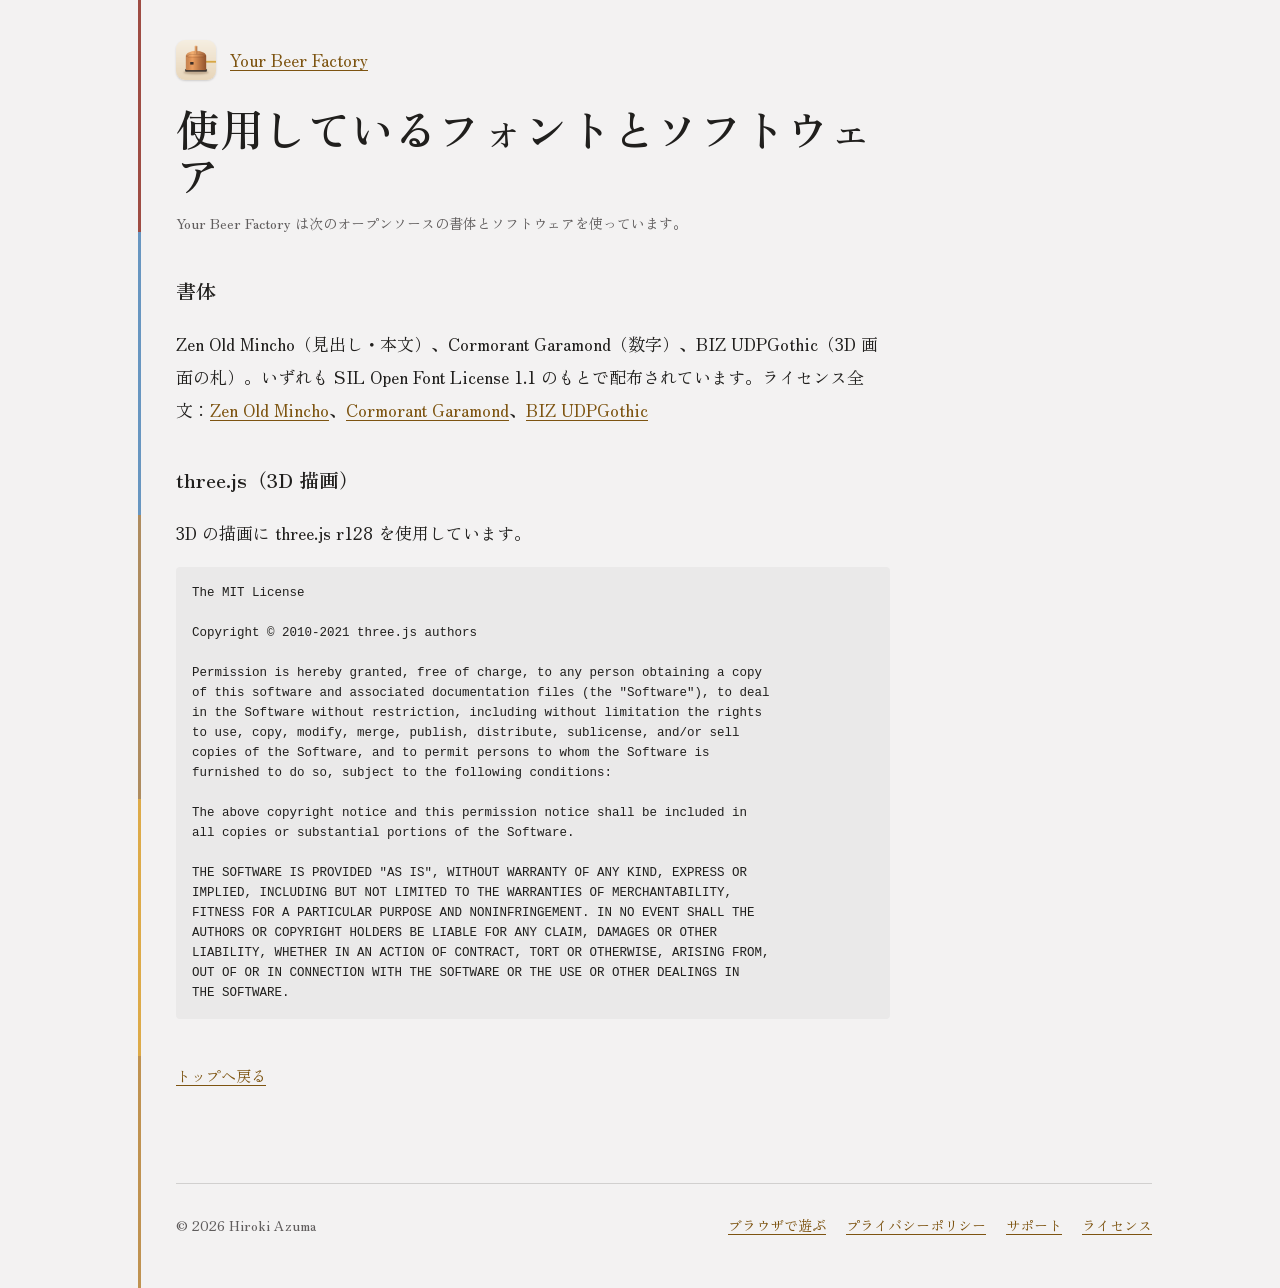
<file: licenses.html>
<!doctype html><html lang="ja"><head><meta charset="utf-8"><meta name="viewport" content="width=device-width, initial-scale=1, viewport-fit=cover">
<title>使用しているフォントとソフトウェア — Your Beer Factory</title><link rel="icon" href="img/icon.png"><link rel="apple-touch-icon" href="img/apple-touch-icon.png">
<link href="https://fonts.googleapis.com/css2?family=Zen+Old+Mincho:wght@400;600&family=Cormorant+Garamond:wght@600&family=BIZ+UDPGothic:wght@700&display=swap" rel="stylesheet">
<link rel="stylesheet" href="style.css"></head><body><div class="wrap"><main class="doc">
<div class="brand" style="margin-bottom:26px"><img src="[data-uri]" alt="" width="40" height="40" style="width:40px;height:40px;border-radius:9px"><a href="index.html">Your Beer Factory</a></div>
<h1>使用しているフォントとソフトウェア</h1><p class="meta">Your Beer Factory は次のオープンソースの書体とソフトウェアを使っています。</p>
<h2>書体</h2><p>Zen Old Mincho（見出し・本文）、Cormorant Garamond（数字）、BIZ UDPGothic（3D 画面の札）。いずれも SIL Open Font License 1.1 のもとで配布されています。ライセンス全文：<a href="fonts/OFL-ZenOldMincho.txt">Zen Old Mincho</a>、<a href="fonts/OFL-CormorantGaramond.txt">Cormorant Garamond</a>、<a href="fonts/OFL-BIZUDPGothic.txt">BIZ UDPGothic</a></p>
<h2>three.js（3D 描画）</h2><p>3D の描画に three.js r128 を使用しています。</p><pre>The MIT License

Copyright © 2010-2021 three.js authors

Permission is hereby granted, free of charge, to any person obtaining a copy
of this software and associated documentation files (the "Software"), to deal
in the Software without restriction, including without limitation the rights
to use, copy, modify, merge, publish, distribute, sublicense, and/or sell
copies of the Software, and to permit persons to whom the Software is
furnished to do so, subject to the following conditions:

The above copyright notice and this permission notice shall be included in
all copies or substantial portions of the Software.

THE SOFTWARE IS PROVIDED "AS IS", WITHOUT WARRANTY OF ANY KIND, EXPRESS OR
IMPLIED, INCLUDING BUT NOT LIMITED TO THE WARRANTIES OF MERCHANTABILITY,
FITNESS FOR A PARTICULAR PURPOSE AND NONINFRINGEMENT. IN NO EVENT SHALL THE
AUTHORS OR COPYRIGHT HOLDERS BE LIABLE FOR ANY CLAIM, DAMAGES OR OTHER
LIABILITY, WHETHER IN AN ACTION OF CONTRACT, TORT OR OTHERWISE, ARISING FROM,
OUT OF OR IN CONNECTION WITH THE SOFTWARE OR THE USE OR OTHER DEALINGS IN
THE SOFTWARE.</pre>
<a class="back" href="index.html">トップへ戻る</a></main>
<footer><span>© 2026 Hiroki Azuma</span><nav><a href="game.html">ブラウザで遊ぶ</a><a href="privacy.html">プライバシーポリシー</a><a href="support.html">サポート</a><a href="licenses.html">ライセンス</a></nav></footer>
</div></body></html>
</file>
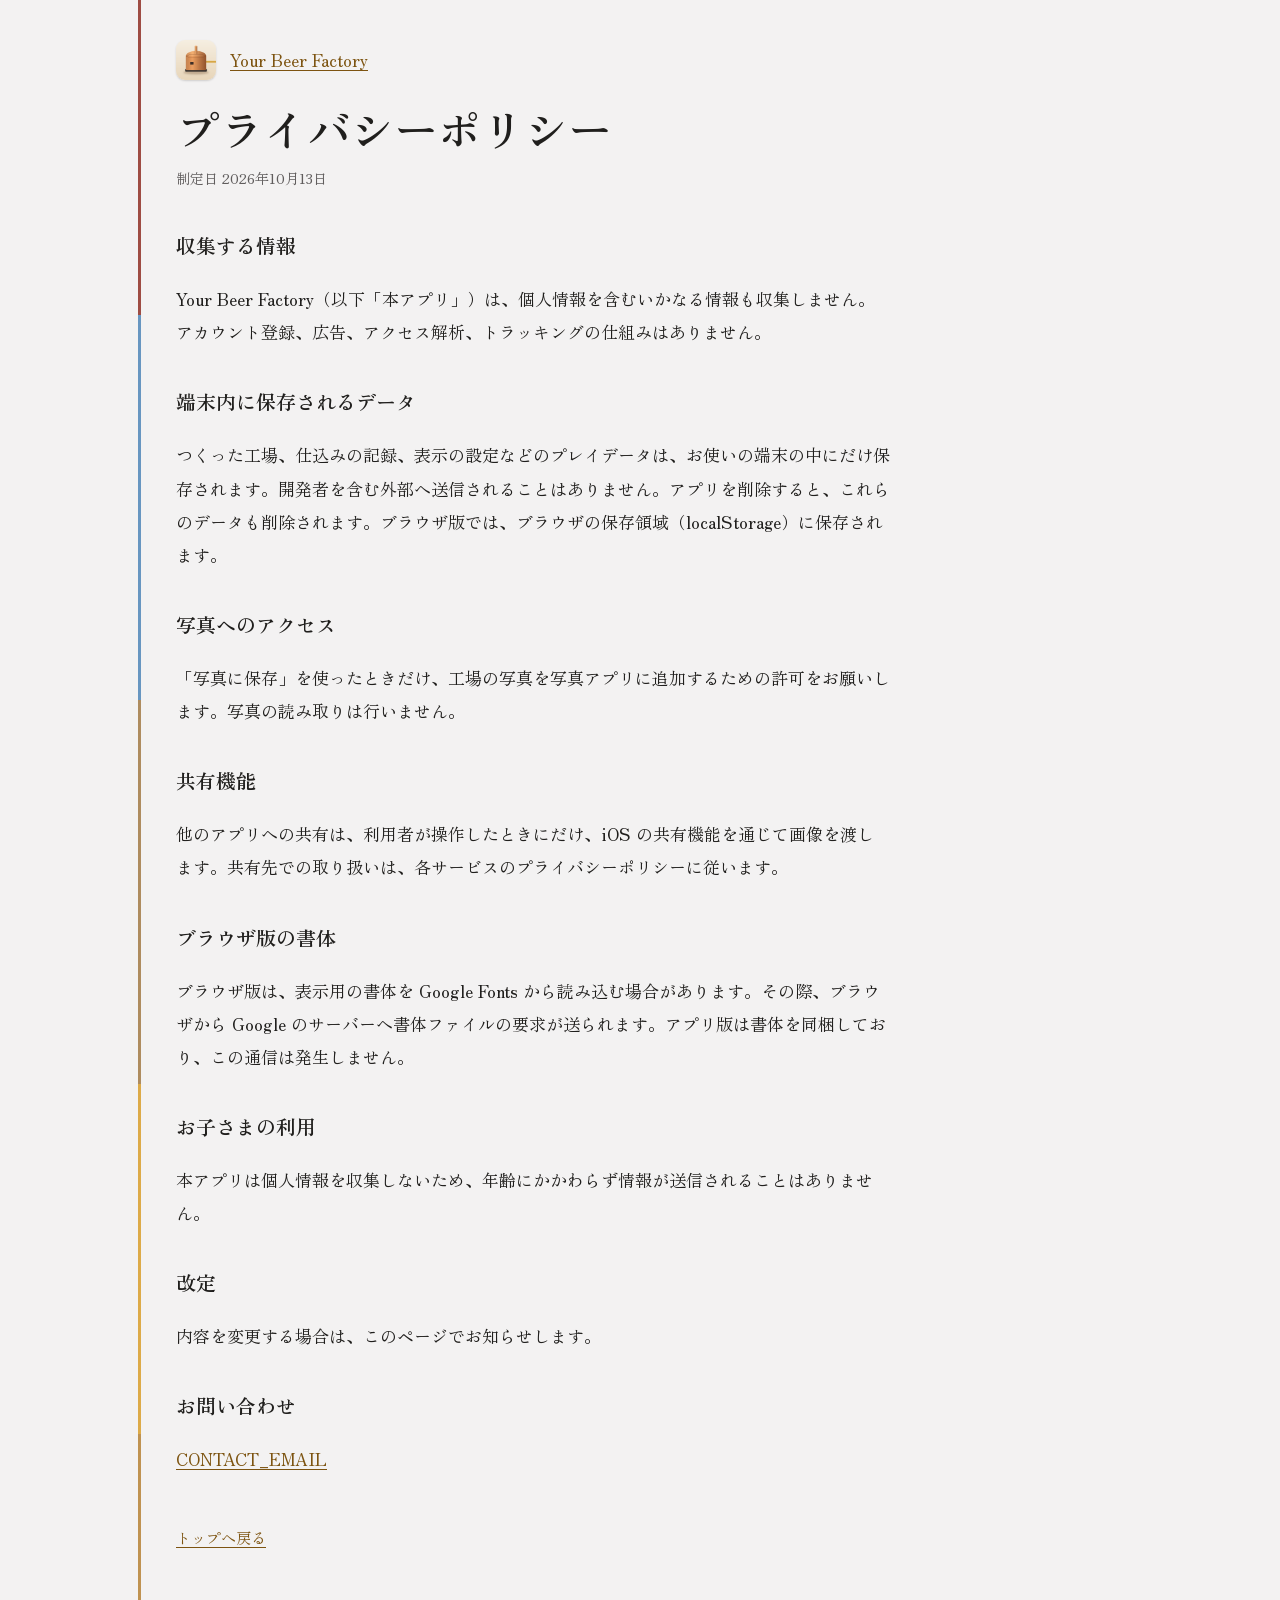
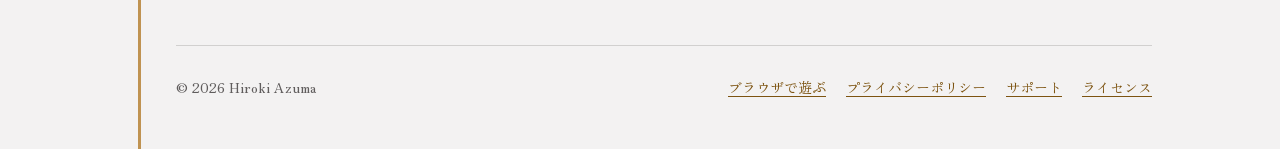
<file: privacy.html>
<!doctype html><html lang="ja"><head><meta charset="utf-8"><meta name="viewport" content="width=device-width, initial-scale=1, viewport-fit=cover">
<title>プライバシーポリシー — Your Beer Factory</title><link rel="icon" href="img/icon.png"><link rel="apple-touch-icon" href="img/apple-touch-icon.png">
<link href="https://fonts.googleapis.com/css2?family=Zen+Old+Mincho:wght@400;600&family=Cormorant+Garamond:wght@600&family=BIZ+UDPGothic:wght@700&display=swap" rel="stylesheet">
<link rel="stylesheet" href="style.css"></head><body><div class="wrap"><main class="doc">
<div class="brand" style="margin-bottom:26px"><img src="[data-uri]" alt="" width="40" height="40" style="width:40px;height:40px;border-radius:9px"><a href="index.html">Your Beer Factory</a></div>
<h1>プライバシーポリシー</h1><p class="meta">制定日 2026年10月13日</p>
<h2>収集する情報</h2><p>Your Beer Factory（以下「本アプリ」）は、個人情報を含むいかなる情報も収集しません。アカウント登録、広告、アクセス解析、トラッキングの仕組みはありません。</p>
<h2>端末内に保存されるデータ</h2><p>つくった工場、仕込みの記録、表示の設定などのプレイデータは、お使いの端末の中にだけ保存されます。開発者を含む外部へ送信されることはありません。アプリを削除すると、これらのデータも削除されます。ブラウザ版では、ブラウザの保存領域（localStorage）に保存されます。</p>
<h2>写真へのアクセス</h2><p>「写真に保存」を使ったときだけ、工場の写真を写真アプリに追加するための許可をお願いします。写真の読み取りは行いません。</p>
<h2>共有機能</h2><p>他のアプリへの共有は、利用者が操作したときにだけ、iOS の共有機能を通じて画像を渡します。共有先での取り扱いは、各サービスのプライバシーポリシーに従います。</p>
<h2>ブラウザ版の書体</h2><p>ブラウザ版は、表示用の書体を Google Fonts から読み込む場合があります。その際、ブラウザから Google のサーバーへ書体ファイルの要求が送られます。アプリ版は書体を同梱しており、この通信は発生しません。</p>
<h2>お子さまの利用</h2><p>本アプリは個人情報を収集しないため、年齢にかかわらず情報が送信されることはありません。</p>
<h2>改定</h2><p>内容を変更する場合は、このページでお知らせします。</p>
<h2>お問い合わせ</h2><p><a href="mailto:CONTACT_EMAIL">CONTACT_EMAIL</a></p>
<a class="back" href="index.html">トップへ戻る</a></main>
<footer><span>© 2026 Hiroki Azuma</span><nav><a href="game.html">ブラウザで遊ぶ</a><a href="privacy.html">プライバシーポリシー</a><a href="support.html">サポート</a><a href="licenses.html">ライセンス</a></nav></footer>
</div></body></html>
</file>
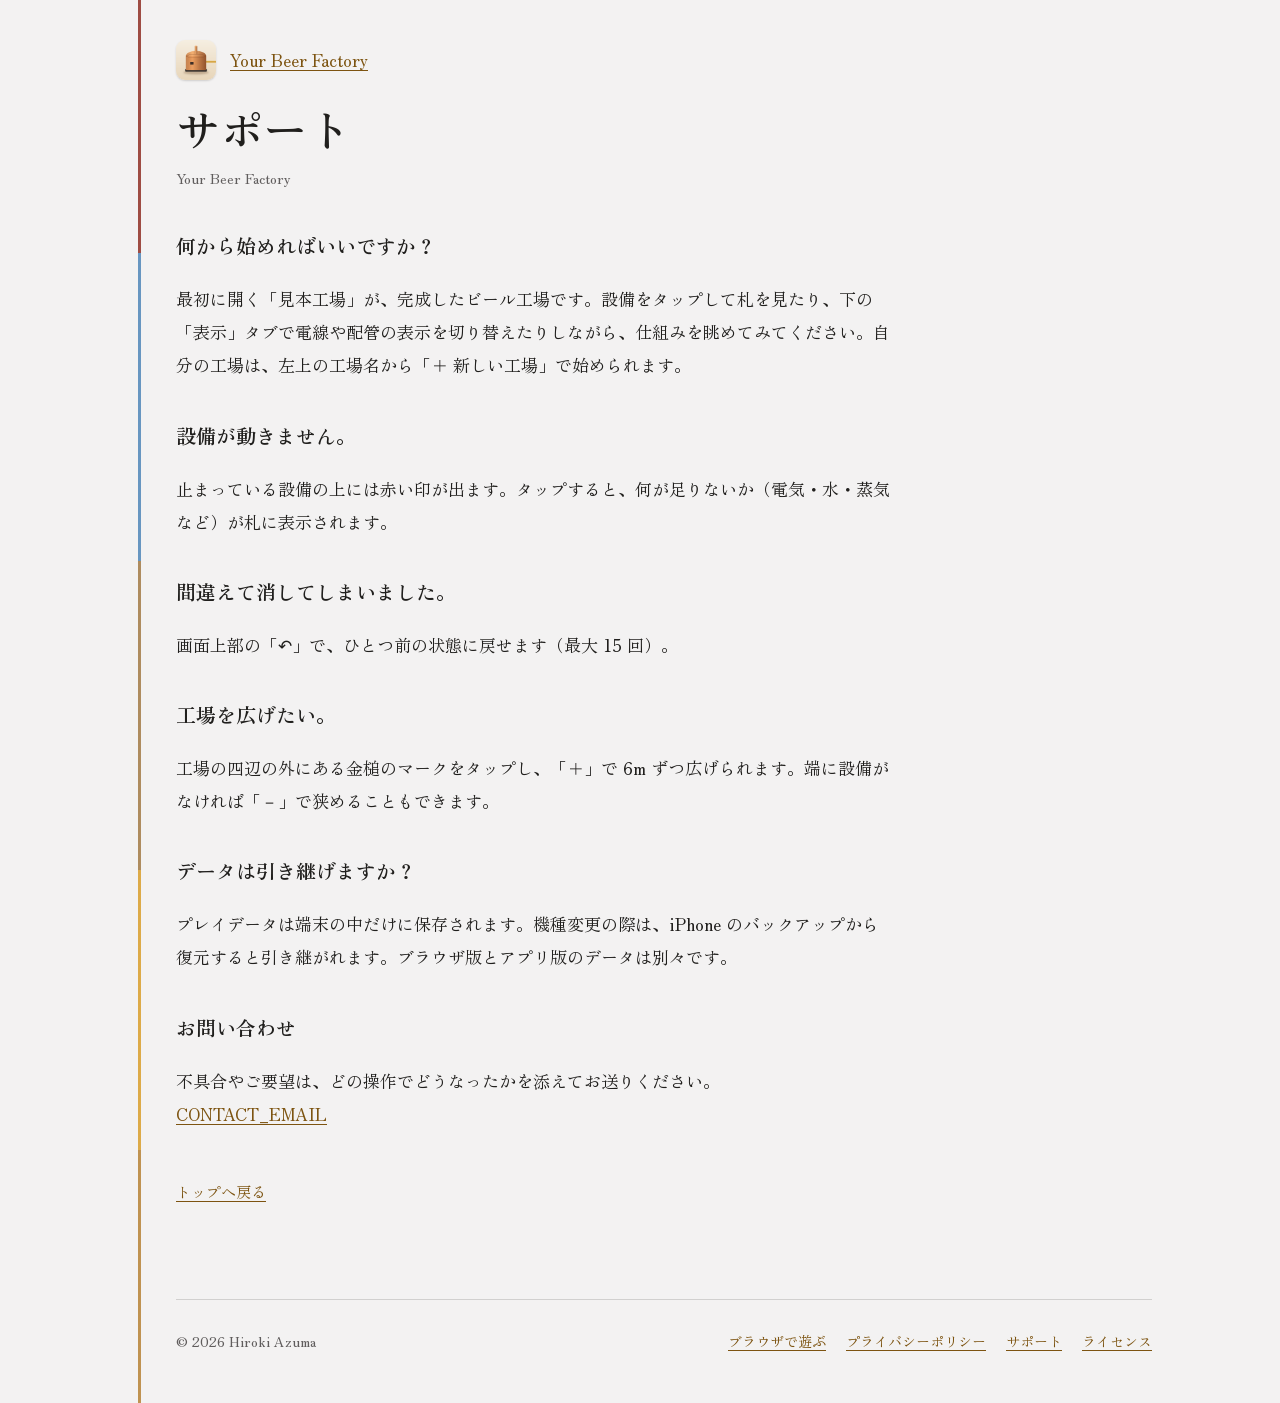
<file: support.html>
<!doctype html><html lang="ja"><head><meta charset="utf-8"><meta name="viewport" content="width=device-width, initial-scale=1, viewport-fit=cover">
<title>サポート — Your Beer Factory</title><link rel="icon" href="img/icon.png"><link rel="apple-touch-icon" href="img/apple-touch-icon.png">
<link href="https://fonts.googleapis.com/css2?family=Zen+Old+Mincho:wght@400;600&family=Cormorant+Garamond:wght@600&family=BIZ+UDPGothic:wght@700&display=swap" rel="stylesheet">
<link rel="stylesheet" href="style.css"></head><body><div class="wrap"><main class="doc">
<div class="brand" style="margin-bottom:26px"><img src="[data-uri]" alt="" width="40" height="40" style="width:40px;height:40px;border-radius:9px"><a href="index.html">Your Beer Factory</a></div>
<h1>サポート</h1><p class="meta">Your Beer Factory</p>
<h2>何から始めればいいですか？</h2><p>最初に開く「見本工場」が、完成したビール工場です。設備をタップして札を見たり、下の「表示」タブで電線や配管の表示を切り替えたりしながら、仕組みを眺めてみてください。自分の工場は、左上の工場名から「＋ 新しい工場」で始められます。</p>
<h2>設備が動きません。</h2><p>止まっている設備の上には赤い印が出ます。タップすると、何が足りないか（電気・水・蒸気など）が札に表示されます。</p>
<h2>間違えて消してしまいました。</h2><p>画面上部の「↶」で、ひとつ前の状態に戻せます（最大 15 回）。</p>
<h2>工場を広げたい。</h2><p>工場の四辺の外にある金槌のマークをタップし、「＋」で 6m ずつ広げられます。端に設備がなければ「－」で狭めることもできます。</p>
<h2>データは引き継げますか？</h2><p>プレイデータは端末の中だけに保存されます。機種変更の際は、iPhone のバックアップから復元すると引き継がれます。ブラウザ版とアプリ版のデータは別々です。</p>
<h2>お問い合わせ</h2><p>不具合やご要望は、どの操作でどうなったかを添えてお送りください。<br><a href="mailto:CONTACT_EMAIL">CONTACT_EMAIL</a></p>
<a class="back" href="index.html">トップへ戻る</a></main>
<footer><span>© 2026 Hiroki Azuma</span><nav><a href="game.html">ブラウザで遊ぶ</a><a href="privacy.html">プライバシーポリシー</a><a href="support.html">サポート</a><a href="licenses.html">ライセンス</a></nav></footer>
</div></body></html>
</file>
<file: style.css>
/* Your Beer Factory — site styles
   The page borrows the game's own vocabulary: pipe-label tags in the game's fluid colours,
   a mincho text face, and Cormorant numerals. */
@font-face{font-family:'ZOM Local';src:url('fonts/ZenOldMincho-Regular.woff2') format('woff2');font-weight:400;font-display:swap}
@font-face{font-family:'ZOM Local';src:url('fonts/ZenOldMincho-SemiBold.woff2') format('woff2');font-weight:600 700;font-display:swap}
@font-face{font-family:'CG Local';src:url('fonts/CormorantGaramond.woff2') format('woff2');font-weight:300 700;font-display:swap}
@font-face{font-family:'BIZ Local';src:url('fonts/BIZUDPGothic-Bold.woff2') format('woff2');font-weight:700;font-display:swap}

:root{
  --bg:#f3f2f2; --surf:#eae9e9; --ink:#201f1d; --mute:#605d5d; --line:rgba(32,31,29,.16);
  --brass:#b68235; --brassT:#7d5411;
  --hv:#8f2f25; --water:#4f86b8; --steam:#9b3a35; --beer:#d99e2b; --wort:#a27a45; --chw:#4fa4ad;
  --f-text:'ZOM Local','Zen Old Mincho','Hiragino Mincho ProN','Yu Mincho',serif;
  --f-num:'CG Local','Cormorant Garamond','ZOM Local',serif;
  --f-tag:'BIZ Local','BIZ UDPGothic','Hiragino Sans',sans-serif;
  color-scheme:light dark;
}
@media (prefers-color-scheme:dark){:root{
  --bg:#262423; --surf:#2d2b2b; --ink:#f2eeee; --mute:#bab6b6; --line:rgba(248,244,244,.14);
  --brass:#e1ad66; --brassT:#facb8d;
}}
*,*::before,*::after{box-sizing:border-box}
html{-webkit-text-size-adjust:100%}
body{margin:0;background:var(--bg);color:var(--ink);font-family:var(--f-text);font-size:17px;line-height:1.95;font-feature-settings:"palt" 0}
a{color:var(--brassT);text-underline-offset:3px}
a:focus-visible,button:focus-visible{outline:2px solid var(--brass);outline-offset:3px}
img{max-width:100%;height:auto;display:block}   /* keep the picture's own proportions when its width is limited */
.num{font-family:var(--f-num);font-variant-numeric:tabular-nums}

/* the overhead line: a single cable runs down the left edge and every section hangs a tag on it */
.wrap{position:relative;max-width:1080px;margin:0 auto;padding:0 28px 0 76px}
.wrap::before{content:'';position:absolute;left:38px;top:0;bottom:0;width:3px;background:linear-gradient(var(--hv) 0 18%,var(--water) 18% 40%,var(--wort) 40% 62%,var(--beer) 62% 82%,var(--brass) 82%);opacity:.85}
.sec{position:relative;padding:72px 0 8px}
.tag{position:absolute;left:-52px;top:76px;font-family:var(--f-tag);font-weight:700;font-size:11px;line-height:1;padding:5px 6px;border:2px solid var(--ink);background:var(--bg);color:var(--ink);white-space:nowrap;writing-mode:vertical-rl;letter-spacing:.08em}
.tag::before{content:'';position:absolute;inset:auto auto -11px 50%;width:2px;height:9px;background:var(--ink);transform:translateX(-50%)}
.sec h2{font-size:28px;font-weight:600;line-height:1.4;margin:0 0 20px;letter-spacing:.02em}
.sec p{max-width:34em;margin:0 0 1em}
.lead{color:var(--mute)}

/* hero */
.hero{display:grid;grid-template-columns:minmax(0,1.15fr) minmax(0,.85fr);gap:48px;align-items:center;padding:56px 0 24px}
.brand{display:flex;align-items:center;gap:14px;margin-bottom:34px}
.brand img{width:56px;height:56px;border-radius:13px;box-shadow:0 1px 2px rgba(0,0,0,.15)}
.brand span{font-size:15px;color:var(--mute)}
h1{font-size:clamp(44px,7.4vw,88px);line-height:1.02;font-weight:600;margin:0 0 22px;letter-spacing:-.01em}
h1 small{display:block;font-size:.36em;font-weight:400;letter-spacing:.06em;margin-top:18px;color:var(--mute)}
.cta{display:flex;flex-wrap:wrap;gap:12px;margin-top:30px}
.btn{display:inline-flex;align-items:center;min-height:52px;padding:0 24px;border:1px solid var(--brass);border-radius:4px;font-size:16px;font-weight:600;text-decoration:none;color:var(--brassT);background:transparent}
.btn.solid{background:var(--ink);border-color:var(--ink);color:var(--bg)}
.btn.solid:hover{background:var(--brassT);border-color:var(--brassT)}
.btn[aria-disabled=true]{opacity:.55;pointer-events:none}
.phone{justify-self:center;width:min(300px,100%);aspect-ratio:1320/2868;object-fit:cover;border-radius:34px;overflow:hidden;border:6px solid var(--ink);background:var(--ink)}

/* the readout: a strip of numbers like the factory's own meters */
.meters{display:grid;grid-template-columns:repeat(4,minmax(0,1fr));border-top:1px solid var(--line);border-bottom:1px solid var(--line);margin:48px 0 0}
.meters div{padding:18px 14px;border-right:1px solid var(--line)}
.meters div:last-child{border-right:0}
.meters b{display:block;font-family:var(--f-num);font-weight:600;font-size:40px;line-height:1.1}
.meters span{font-size:13px;color:var(--mute)}

/* screenshots: a horizontal reel */
.reel{display:flex;gap:18px;overflow-x:auto;scroll-snap-type:x mandatory;padding:6px 2px 18px;margin-right:-28px}
.reel figure{flex:0 0 220px;margin:0;scroll-snap-align:start}
.reel img{border-radius:18px;border:1px solid var(--line)}
.reel figcaption{font-size:14px;color:var(--mute);margin-top:10px;line-height:1.6}

/* plain lists of what the game does */
.feat{list-style:none;padding:0;margin:0;max-width:40em}
.feat li{padding:16px 0;border-top:1px solid var(--line)}
.feat li:last-child{border-bottom:1px solid var(--line)}
.feat b{display:block;font-size:18px;font-weight:600}
.feat span{color:var(--mute);font-size:15.5px}

/* trust facts: question on the left, plain answer on the right */
.facts{display:grid;grid-template-columns:minmax(9em,auto) 1fr;margin:0;max-width:44em;border-top:1px solid var(--line)}
.facts dt,.facts dd{padding:14px 0;border-bottom:1px solid var(--line);margin:0}
.facts dt{color:var(--mute);font-size:15px;padding-right:22px}
.facts dd b{font-weight:600}
.links{display:flex;flex-wrap:wrap;gap:10px 22px;margin-top:22px;font-size:16px}

/* document pages (privacy / support / licences) */
.doc{max-width:42em;padding:40px 0 20px}
.doc h1{font-size:clamp(32px,5vw,44px);margin-bottom:6px}
.doc h2{font-size:20px;margin:34px 0 6px}
.doc .meta{color:var(--mute);font-size:14px}
.doc pre{white-space:pre-wrap;font-size:12.5px;line-height:1.6;background:var(--surf);padding:16px;border-radius:4px;font-family:ui-monospace,Menlo,monospace}
.back{display:inline-block;margin-top:30px;font-size:15px}

footer{margin-top:72px;padding:28px 0 48px;border-top:1px solid var(--line);font-size:14px;color:var(--mute);display:flex;flex-wrap:wrap;gap:8px 26px;justify-content:space-between}
footer nav{display:flex;flex-wrap:wrap;gap:8px 20px}

@media (max-width:760px){
  body{font-size:16px}
  .wrap{padding:0 20px 0 52px}
  .wrap::before{left:22px}
  .tag{left:-42px;font-size:10px;padding:4px 5px}
  .hero{grid-template-columns:1fr;gap:34px;padding-top:36px}
  .phone{width:min(240px,100%);border-width:5px;border-radius:28px}
  .reel figure{flex-basis:180px}
  .meters{grid-template-columns:repeat(2,minmax(0,1fr))}
  .meters div:nth-child(2){border-right:0}
  .meters div:nth-child(-n+2){border-bottom:1px solid var(--line)}
  .facts{grid-template-columns:1fr}
  .facts dt{border-bottom:0;padding-bottom:0}
  .reel{margin-right:-20px}
}
@media (prefers-reduced-motion:reduce){*{scroll-behavior:auto!important}}
</file>
